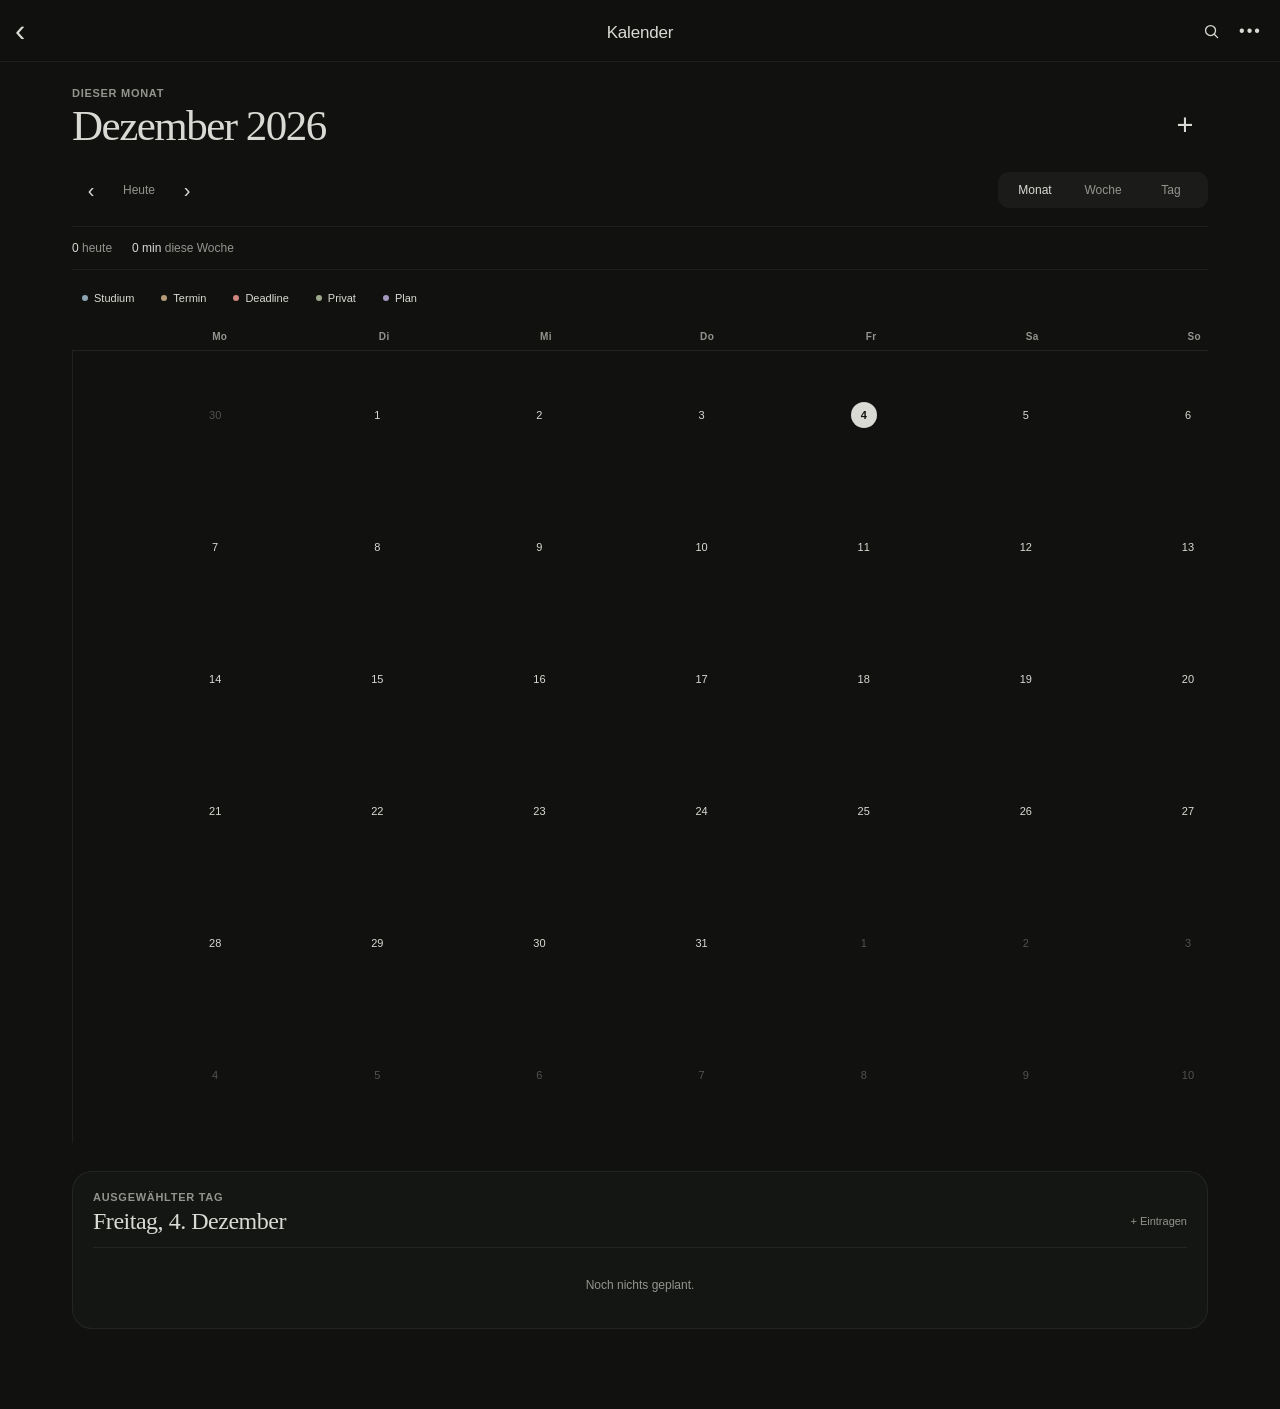
<file: calendar.html>
<!DOCTYPE html>
<html lang="de">
<head>
    <meta charset="UTF-8">
    <meta name="viewport" content="width=device-width, initial-scale=1, viewport-fit=cover">
    <meta name="apple-mobile-web-app-capable" content="yes">
    <meta name="apple-mobile-web-app-status-bar-style" content="default">
    <meta name="theme-color" content="#f6f6f2">
    <title>Kalender · Planer</title>
    <link rel="stylesheet" href="style.css?v=62">
    <link rel="stylesheet" href="calendar.css?v=63">
    <script src="calendar.js?v=63" defer></script>
</head>
<body>
    <main id="calendarApp" class="calendar-app" aria-label="Kalender">
        <header class="calendar-topbar">
            <button id="calendarBack" class="calendar-icon-button" type="button" aria-label="Zurück">‹</button>
            <h1>Kalender</h1>
            <div class="calendar-top-actions">
                <button id="calendarSearchButton" class="calendar-icon-button calendar-icon-small" type="button" aria-label="Kalender durchsuchen">
                    <svg viewBox="0 0 24 24" aria-hidden="true"><circle cx="10.8" cy="10.8" r="6.3"></circle><path d="m15.5 15.5 4.2 4.2"></path></svg>
                </button>
                <button id="calendarMoreButton" class="calendar-icon-button calendar-icon-small" type="button" aria-label="Mehr Optionen">•••</button>
            </div>
        </header>

        <section class="calendar-shell">
            <div class="calendar-heading-row">
                <div>
                    <div id="calendarEyebrow" class="calendar-eyebrow">Diese Woche</div>
                    <h2 id="calendarPeriodTitle" class="calendar-period-title"></h2>
                </div>
                <button id="calendarNewEvent" class="calendar-add-button" type="button" aria-label="Neuer Termin">+</button>
            </div>

            <div class="calendar-toolbar">
                <div class="calendar-nav-group" aria-label="Zeitraum wechseln">
                    <button id="calendarPrevious" class="calendar-toolbar-button" type="button" aria-label="Zurück">‹</button>
                    <button id="calendarToday" class="calendar-toolbar-button calendar-today-button" type="button">Heute</button>
                    <button id="calendarNext" class="calendar-toolbar-button" type="button" aria-label="Weiter">›</button>
                </div>

                <div class="calendar-view-switch" role="tablist" aria-label="Kalenderansicht">
                    <button class="calendar-view-button active" type="button" data-view="month" role="tab" aria-selected="true">Monat</button>
                    <button class="calendar-view-button" type="button" data-view="week" role="tab" aria-selected="false">Woche</button>
                    <button class="calendar-view-button" type="button" data-view="day" role="tab" aria-selected="false">Tag</button>
                </div>
            </div>

            <section id="calendarSummary" class="calendar-summary" aria-live="polite"></section>

            <div id="calendarFilters" class="calendar-filters" aria-label="Kalender filtern"></div>

            <section id="calendarSearchPanel" class="calendar-search-panel hidden" aria-label="Kalendersuche">
                <div class="calendar-search-row">
                    <input id="calendarSearchInput" type="search" autocomplete="off" placeholder="Termine, Notizen, Pläne …">
                    <button id="calendarSearchClose" type="button">Schließen</button>
                </div>
                <div id="calendarSearchResults" class="calendar-search-results"></div>
            </section>

            <section id="monthView" class="calendar-view active" aria-label="Monatsansicht">
                <div class="month-weekdays" aria-hidden="true">
                    <span>Mo</span><span>Di</span><span>Mi</span><span>Do</span><span>Fr</span><span>Sa</span><span>So</span>
                </div>
                <div id="monthGrid" class="month-grid"></div>
                <section class="calendar-agenda-card">
                    <div class="calendar-section-heading">
                        <div>
                            <div class="calendar-section-kicker">Ausgewählter Tag</div>
                            <h3 id="agendaTitle"></h3>
                        </div>
                        <button id="agendaAdd" class="calendar-text-button" type="button">+ Eintragen</button>
                    </div>
                    <div id="agendaList" class="agenda-list"></div>
                </section>
            </section>

            <section id="weekView" class="calendar-view" aria-label="Wochenansicht">
                <div id="weekAllDay" class="week-all-day"></div>
                <div id="weekTimeline" class="week-timeline"></div>
            </section>

            <section id="dayView" class="calendar-view" aria-label="Tagesansicht">
                <div id="dayHeader" class="day-header"></div>
                <div id="dayAllDay" class="day-all-day"></div>
                <div id="dayTimeline" class="day-timeline"></div>
            </section>
        </section>
    </main>

    <div id="eventSheet" class="calendar-sheet hidden" role="dialog" aria-modal="true" aria-labelledby="eventSheetTitle">
        <button id="eventSheetBackdrop" class="calendar-sheet-backdrop" type="button" aria-label="Schließen"></button>
        <div class="calendar-sheet-panel">
            <div class="calendar-sheet-handle" aria-hidden="true"></div>
            <div class="calendar-sheet-header">
                <button id="eventCancel" class="calendar-sheet-action" type="button">Abbrechen</button>
                <h2 id="eventSheetTitle">Neuer Eintrag</h2>
                <button id="eventSave" class="calendar-sheet-action strong" type="button">Sichern</button>
            </div>

            <form id="eventForm" class="calendar-event-form" autocomplete="off">
                <input id="eventId" type="hidden">
                <label class="calendar-field calendar-title-field">
                    <span>Titel</span>
                    <input id="eventTitle" type="text" maxlength="120" placeholder="Was steht an?" required>
                </label>

                <div class="calendar-kind-grid" role="group" aria-label="Art des Eintrags">
                    <button type="button" data-kind="study">Studium</button>
                    <button type="button" data-kind="appointment">Termin</button>
                    <button type="button" data-kind="deadline">Deadline</button>
                    <button type="button" data-kind="personal">Privat</button>
                    <button type="button" data-kind="plan">Plan</button>
                </div>

                <label class="calendar-field calendar-plan-field hidden" id="eventPlanField">
                    <span>Plan aus deinem Planer</span>
                    <select id="eventPlan"></select>
                    <small id="eventPlanDuration"></small>
                </label>

                <div class="calendar-form-grid calendar-date-grid">
                    <label class="calendar-field">
                        <span>Datum</span>
                        <input id="eventDate" type="date" required>
                    </label>
                    <label class="calendar-switch-field">
                        <span>Ganztägig</span>
                        <input id="eventAllDay" type="checkbox">
                        <i aria-hidden="true"></i>
                    </label>
                </div>

                <div id="eventTimeFields" class="calendar-form-grid">
                    <label class="calendar-field">
                        <span>Beginn</span>
                        <input id="eventStart" type="time" step="300">
                    </label>
                    <label class="calendar-field">
                        <span>Ende</span>
                        <input id="eventEnd" type="time" step="300">
                    </label>
                </div>

                <div class="calendar-form-grid">
                    <label class="calendar-field">
                        <span>Wiederholen</span>
                        <select id="eventRepeat">
                            <option value="none">Nie</option>
                            <option value="daily">Täglich</option>
                            <option value="weekly">Wöchentlich</option>
                        </select>
                    </label>
                    <label id="eventRepeatUntilField" class="calendar-field hidden">
                        <span>Bis</span>
                        <input id="eventRepeatUntil" type="date">
                    </label>
                </div>

                <label class="calendar-field">
                    <span>Ort</span>
                    <input id="eventLocation" type="text" maxlength="120" placeholder="Optional">
                </label>

                <label class="calendar-field">
                    <span>Notiz</span>
                    <textarea id="eventNote" rows="3" maxlength="1000" placeholder="Optional"></textarea>
                </label>

                <label class="calendar-check-field" id="eventDoneField">
                    <input id="eventDone" type="checkbox">
                    <span>Erledigt</span>
                </label>

                <div id="eventMeta" class="calendar-event-meta"></div>
                <button id="eventDuplicate" class="calendar-secondary-button hidden" type="button">Eintrag duplizieren</button>
                <button id="eventDelete" class="calendar-danger-button hidden" type="button">Eintrag löschen</button>
            </form>
        </div>
    </div>

    <div id="calendarMenu" class="calendar-popover hidden" role="dialog" aria-label="Kalenderoptionen">
        <button id="calendarMenuBackdrop" class="calendar-popover-backdrop" type="button" aria-label="Schließen"></button>
        <div class="calendar-popover-card">
            <button id="calendarImport" type="button">Kalender importieren (.ics)</button>
            <button id="calendarExport" type="button">Kalender exportieren (.ics)</button>
            <button id="calendarJumpNextDeadline" type="button">Nächste Deadline anzeigen</button>
            <button id="calendarClear" class="danger" type="button">Kalenderdaten löschen</button>
        </div>
    </div>

    <input id="calendarImportFile" class="hidden" type="file" accept=".ics,text/calendar">
    <div id="calendarToast" class="calendar-toast hidden" role="status" aria-live="polite"></div>
</body>
</html>
</file>
